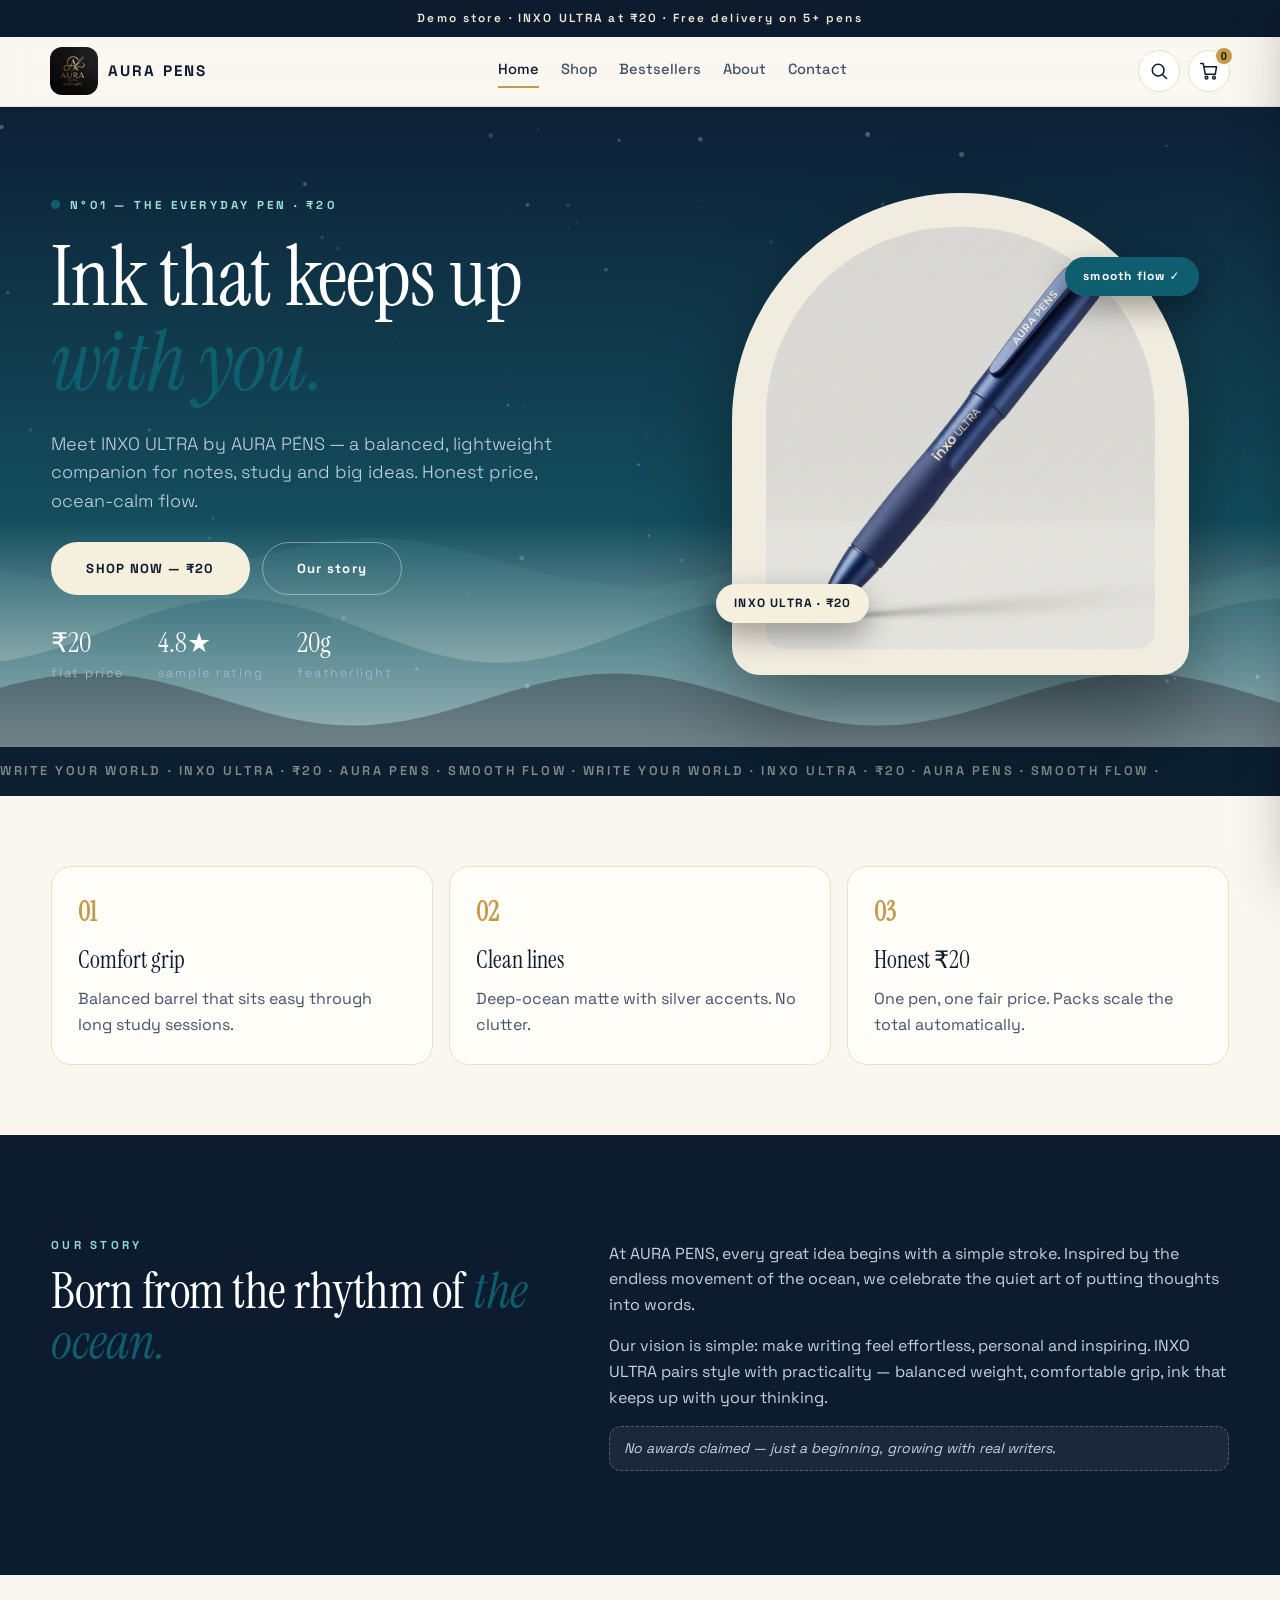
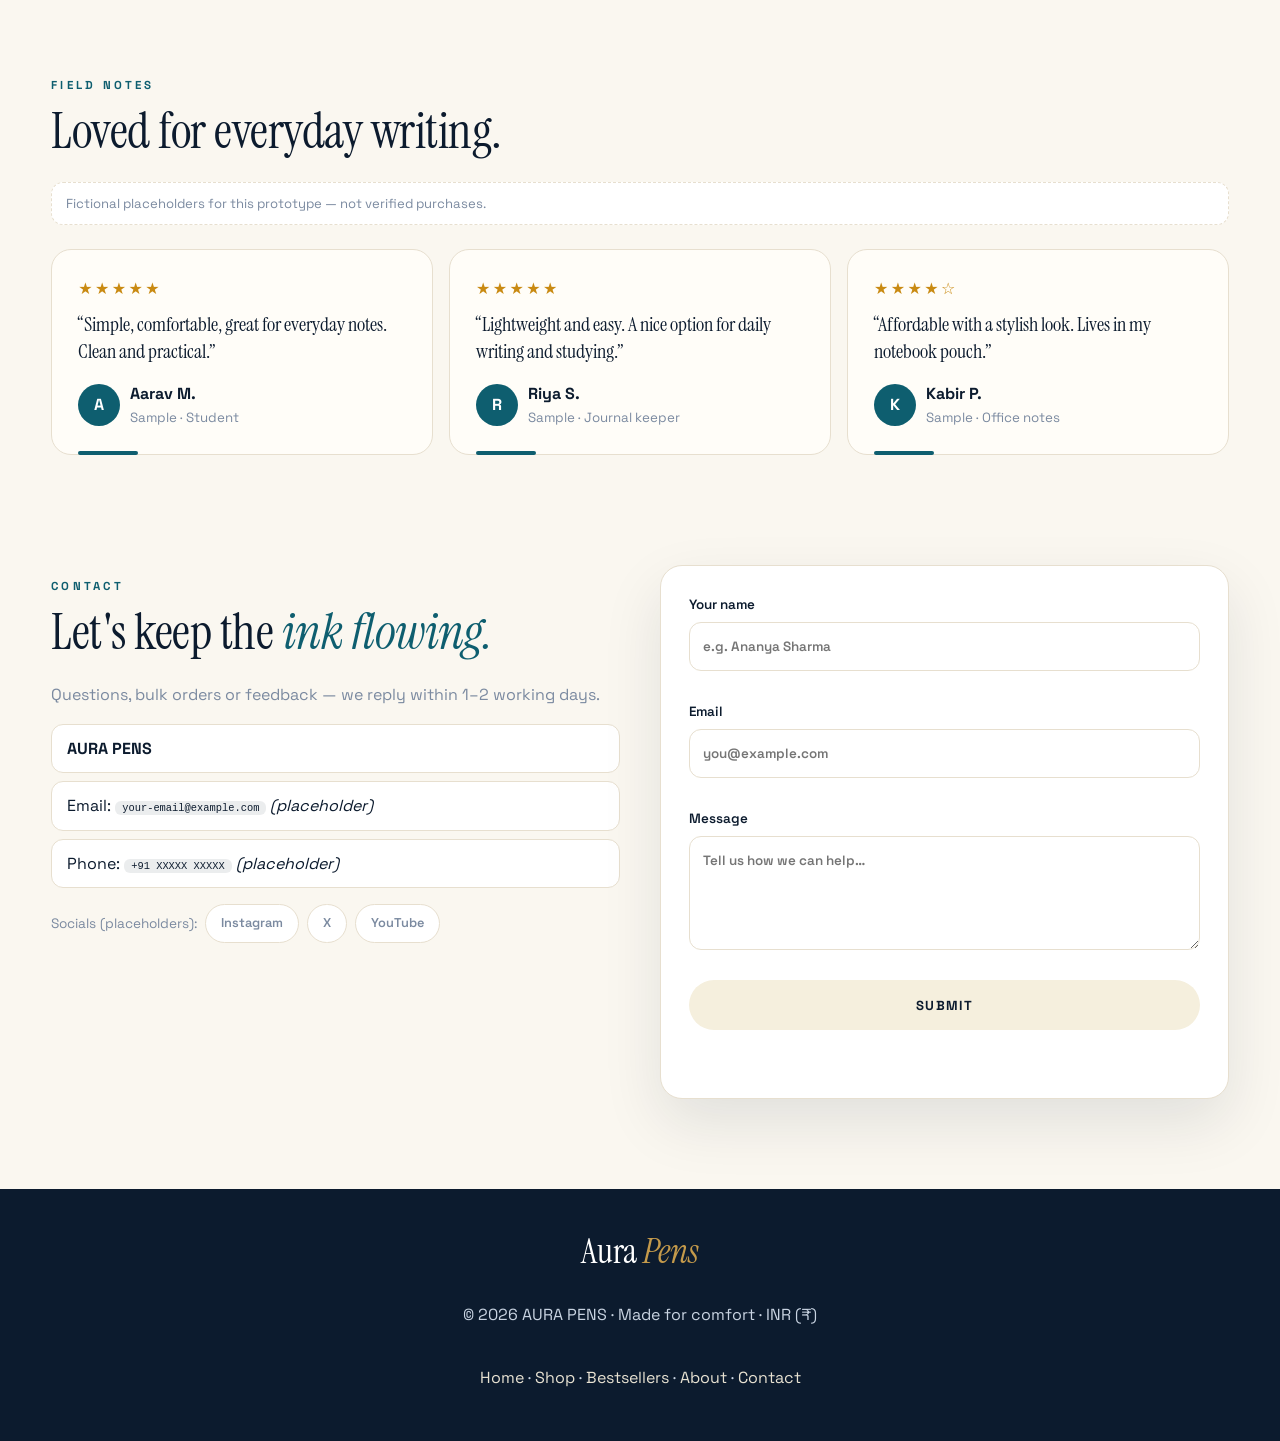
<file: index.html>
<!DOCTYPE html>
<html lang="en">
<head>
<meta charset="UTF-8" />
<meta name="viewport" content="width=device-width, initial-scale=1.0" />
<title>AURA PENS — Write Your World | INXO ULTRA ₹20</title>
<meta name="description" content="AURA PENS — Write Your World. INXO ULTRA premium everyday pen at ₹20. Where imagination flows." />
<meta name="theme-color" content="#0c1b2e" />
<link rel="preconnect" href="https://fonts.googleapis.com" />
<link rel="preconnect" href="https://fonts.gstatic.com" crossorigin />
<link href="https://fonts.googleapis.com/css2?family=Instrument+Serif:ital@0;1&family=Space+Grotesk:wght@300;400;500;600;700&display=swap" rel="stylesheet" />
<link rel="stylesheet" href="styles.css" />
<link rel="icon" href="assets/logo-new.jpg" type="image/jpeg" />
</head>
<body>
<div class="splash" id="splash" aria-hidden="true">
  <div class="splash-logo">
    <span class="splash-glow"></span>
    <img src="assets/logo-gold.png" alt="" width="520" height="520" fetchpriority="high" />
    <span class="splash-sweep"></span>
    <i class="spark s1"></i><i class="spark s2"></i><i class="spark s3"></i>
  </div>
</div>

<a class="skip-link" href="shop.html">Skip to shop</a>
<div class="announce">Demo store · INXO ULTRA at ₹20 · Free delivery on 5+ pens</div>

<header class="nav" id="siteHeader">
  <div class="nav-inner">
    <a href="index.html" class="brand" aria-label="AURA PENS — home">
      <img src="assets/logo-new.jpg" alt="AURA PENS — feel the comfort" id="logoImg" width="120" height="120" />
      <span>AURA PENS</span>
    </a>
    <nav class="links" aria-label="Primary">
      <a href="index.html" class="active">Home</a>
      <a href="shop.html">Shop</a>
      <a href="bestsellers.html">Bestsellers</a>
      <a href="index.html#about">About</a>
      <a href="index.html#contact">Contact</a>
    </nav>
    <div class="nav-cta">
      <button class="iconbtn" id="searchToggle" aria-label="Open search" aria-expanded="false" aria-controls="searchPanel">
        <svg viewBox="0 0 24 24" width="20" height="20" fill="none" stroke="currentColor" stroke-width="1.8" stroke-linecap="round"><circle cx="11" cy="11" r="7"/><path d="M21 21l-4.3-4.3"/></svg>
      </button>
      <button class="iconbtn" id="cartToggle" aria-label="Open cart">
        <svg viewBox="0 0 24 24" width="20" height="20" fill="none" stroke="currentColor" stroke-width="1.8" stroke-linecap="round" stroke-linejoin="round"><path d="M6 7h15l-1.5 9h-12z"/><path d="M6 7l-1-4H2"/><circle cx="9" cy="20" r="1.6"/><circle cx="18" cy="20" r="1.6"/></svg>
        <span class="count" id="cartCount">0</span>
      </button>
    </div>
  </div>
  <div class="searchpanel" id="searchPanel" aria-hidden="true">
    <div class="searchbox">
      <input type="search" id="searchInput" placeholder="Search INXO ULTRA, pen…" autocomplete="off" aria-label="Search products" />
      <button id="searchClear" aria-label="Clear search" hidden>✕</button>
    </div>
    <div class="searchres" id="searchResults" role="listbox" aria-label="Search results"></div>
  </div>
</header>

<main>
<!-- HERO — split editorial, pen in arch frame -->
<section class="hero" id="home">
  <canvas id="oceanCanvas" aria-hidden="true"></canvas>
  <div class="wrap hero-grid">
    <div class="hero-copy">
      <p class="kicker reveal"><span class="dot"></span>N°01 — THE EVERYDAY PEN · ₹20</p>
      <h1 class="reveal">Ink that keeps up <em>with you.</em></h1>
      <p class="lede reveal">Meet INXO ULTRA by AURA PENS — a balanced, lightweight companion for notes, study and big ideas. Honest price, ocean-calm flow.</p>
      <div class="hero-row reveal">
        <a href="shop.html" class="btn solid" id="shopNowBtn">SHOP NOW — ₹20</a>
        <a href="#about" class="btn ghost">Our story</a>
      </div>
      <dl class="hero-meta reveal">
        <div><dt>₹20</dt><dd>flat price</dd></div>
        <div><dt>4.8★</dt><dd>sample rating</dd></div>
        <div><dt>20g</dt><dd>featherlight</dd></div>
      </dl>
    </div>
    <div class="hero-visual reveal">
      <figure class="arch">
        <img src="assets/inxo-ultra.jpg" alt="INXO ULTRA deep-blue pen by AURA PENS" width="640" height="640" />
        <figcaption class="chip price-chip">INXO ULTRA · ₹20</figcaption>
        <span class="chip flow-chip">smooth flow ✓</span>
      </figure>
    </div>
  </div>
  <div class="marquee" aria-hidden="true"><div class="track">
    <span>WRITE YOUR WORLD · INXO ULTRA · ₹20 · AURA PENS · SMOOTH FLOW ·&nbsp;</span>
    <span>WRITE YOUR WORLD · INXO ULTRA · ₹20 · AURA PENS · SMOOTH FLOW ·&nbsp;</span>
  </div></div>
</section>

<!-- PERKS -->
<section class="perks"><div class="wrap perk-grid">
  <div class="perk reveal"><strong>01</strong><h3>Comfort grip</h3><p>Balanced barrel that sits easy through long study sessions.</p></div>
  <div class="perk reveal"><strong>02</strong><h3>Clean lines</h3><p>Deep-ocean matte with silver accents. No clutter.</p></div>
  <div class="perk reveal"><strong>03</strong><h3>Honest ₹20</h3><p>One pen, one fair price. Packs scale the total automatically.</p></div>
</div></section>

<!-- ABOUT -->
<section class="story" id="about"><div class="wrap story-grid">
  <div class="story-side reveal"><p class="kicker light">OUR STORY</p><h2>Born from the rhythm of <em>the ocean.</em></h2></div>
  <div class="story-body reveal">
    <p>At AURA PENS, every great idea begins with a simple stroke. Inspired by the endless movement of the ocean, we celebrate the quiet art of putting thoughts into words.</p>
    <p>Our vision is simple: make writing feel effortless, personal and inspiring. INXO ULTRA pairs style with practicality — balanced weight, comfortable grip, ink that keeps up with your thinking.</p>
    <p class="fine"><em>No awards claimed — just a beginning, growing with real writers.</em></p>
  </div>
</div></section>

<!-- REVIEWS -->
<section class="reviews" id="reviews"><div class="wrap">
  <p class="kicker reveal">FIELD NOTES</p>
  <h2 class="reveal">Loved for everyday writing.</h2>
  <p class="samplenote reveal">Fictional placeholders for this prototype — not verified purchases.</p>
  <div class="rev-grid">
    <figure class="rev reveal"><div class="stars">★★★★★</div><blockquote>“Simple, comfortable, great for everyday notes. Clean and practical.”</blockquote><figcaption><span class="face">A</span><div><strong>Aarav M.</strong><small>Sample · Student</small></div></figcaption></figure>
    <figure class="rev reveal"><div class="stars">★★★★★</div><blockquote>“Lightweight and easy. A nice option for daily writing and studying.”</blockquote><figcaption><span class="face">R</span><div><strong>Riya S.</strong><small>Sample · Journal keeper</small></div></figcaption></figure>
    <figure class="rev reveal"><div class="stars">★★★★☆</div><blockquote>“Affordable with a stylish look. Lives in my notebook pouch.”</blockquote><figcaption><span class="face">K</span><div><strong>Kabir P.</strong><small>Sample · Office notes</small></div></figcaption></figure>
  </div>
</div></section>

<!-- CONTACT -->
<section class="contact" id="contact"><div class="wrap contact-grid">
  <div class="reveal">
    <p class="kicker">CONTACT</p>
    <h2>Let's keep the <em>ink flowing.</em></h2>
    <p class="muted">Questions, bulk orders or feedback — we reply within 1–2 working days.</p>
    <ul class="clines">
      <li><strong>AURA PENS</strong></li>
      <li>Email: <code>your-email@example.com</code> <em>(placeholder)</em></li>
      <li>Phone: <code>+91 XXXXX XXXXX</code> <em>(placeholder)</em></li>
    </ul>
    <div class="socials"><span>Socials (placeholders):</span>
      <a href="#" data-placeholder="Instagram URL">Instagram</a><a href="#" data-placeholder="X URL">X</a><a href="#" data-placeholder="YouTube URL">YouTube</a>
    </div>
  </div>
  <form class="form reveal" id="contactForm" novalidate>
    <label>Your name<input id="cName" type="text" placeholder="e.g. Ananya Sharma" autocomplete="name" required /><small class="err" id="cNameErr"></small></label>
    <label>Email<input id="cEmail" type="email" placeholder="you@example.com" autocomplete="email" required /><small class="err" id="cEmailErr"></small></label>
    <label>Message<textarea id="cMsg" rows="4" placeholder="Tell us how we can help…" required></textarea><small class="err" id="cMsgErr"></small></label>
    <button class="btn solid block" id="contactSubmit" type="submit">SUBMIT</button>
    <p class="form-msg" id="contactMsg" role="status" aria-live="polite"></p>
  </form>
</div></section>
</main>

<footer class="foot"><div class="wrap foot-grid">
  <p class="wordmark">Aura <em>Pens</em></p>
  <p>© <span id="year"></span> AURA PENS · Made for comfort · INR (₹)</p>
  <p class="flinks"><a href="index.html">Home</a> · <a href="shop.html">Shop</a> · <a href="bestsellers.html">Bestsellers</a> · <a href="index.html#about">About</a> · <a href="index.html#contact">Contact</a></p>
</div></footer>

<div class="scrim" id="overlay" hidden></div>
<aside class="cart" id="cartDrawer" aria-hidden="true" aria-label="Shopping cart">
  <div class="cart-head"><h3>Cart <span id="drawerCount">(0)</span></h3><button class="iconbtn dark" id="cartClose" aria-label="Close cart">✕</button></div>
  <div class="cart-items" id="cartItems"></div>
  <div class="cart-foot">
    <div class="total"><span>Subtotal</span><strong id="cartSubtotal">₹0</strong></div>
    <p class="demo">Demo checkout — no real payment is processed.</p>
    <button class="btn solid block" id="checkoutBtn">CHECKOUT →</button>
    <button class="btn line block" id="continueBtn">Continue shopping</button>
  </div>
</aside>

<div class="modal" id="checkoutModal" aria-hidden="true" role="dialog" aria-modal="true" aria-label="Checkout">
  <div class="sheet">
    <div class="cart-head"><h3>Checkout <em class="pill">DEMO</em></h3><button class="iconbtn dark" id="checkoutClose" aria-label="Close checkout">✕</button></div>
    <p class="demo">Demo only — no payment or order is processed. Wire a gateway later in <code>app.js → placeOrder()</code>.</p>
    <div class="summary" id="orderSummary"></div>
    <form id="checkoutForm" novalidate>
      <label>Full name<input id="oName" type="text" placeholder="Receiver's full name" autocomplete="name" required /><small class="err" id="oNameErr"></small></label>
      <label>Mobile number<input id="oPhone" type="tel" placeholder="10-digit mobile" autocomplete="tel" inputmode="numeric" required /><small class="err" id="oPhoneErr"></small></label>
      <label>Delivery address<textarea id="oAddress" rows="3" placeholder="House no, street, city, state, PIN" required></textarea><small class="err" id="oAddressErr"></small></label>
      <button class="btn solid block" id="placeOrderBtn" type="submit">CONFIRM · <span id="orderTotal">₹20</span></button>
      <p class="form-msg" id="checkoutMsg" role="status" aria-live="polite"></p>
    </form>
  </div>
</div>
<div class="toasts" id="toastWrap" aria-live="polite"></div>
<script src="app.js"></script>
</body>
</html>
</file>
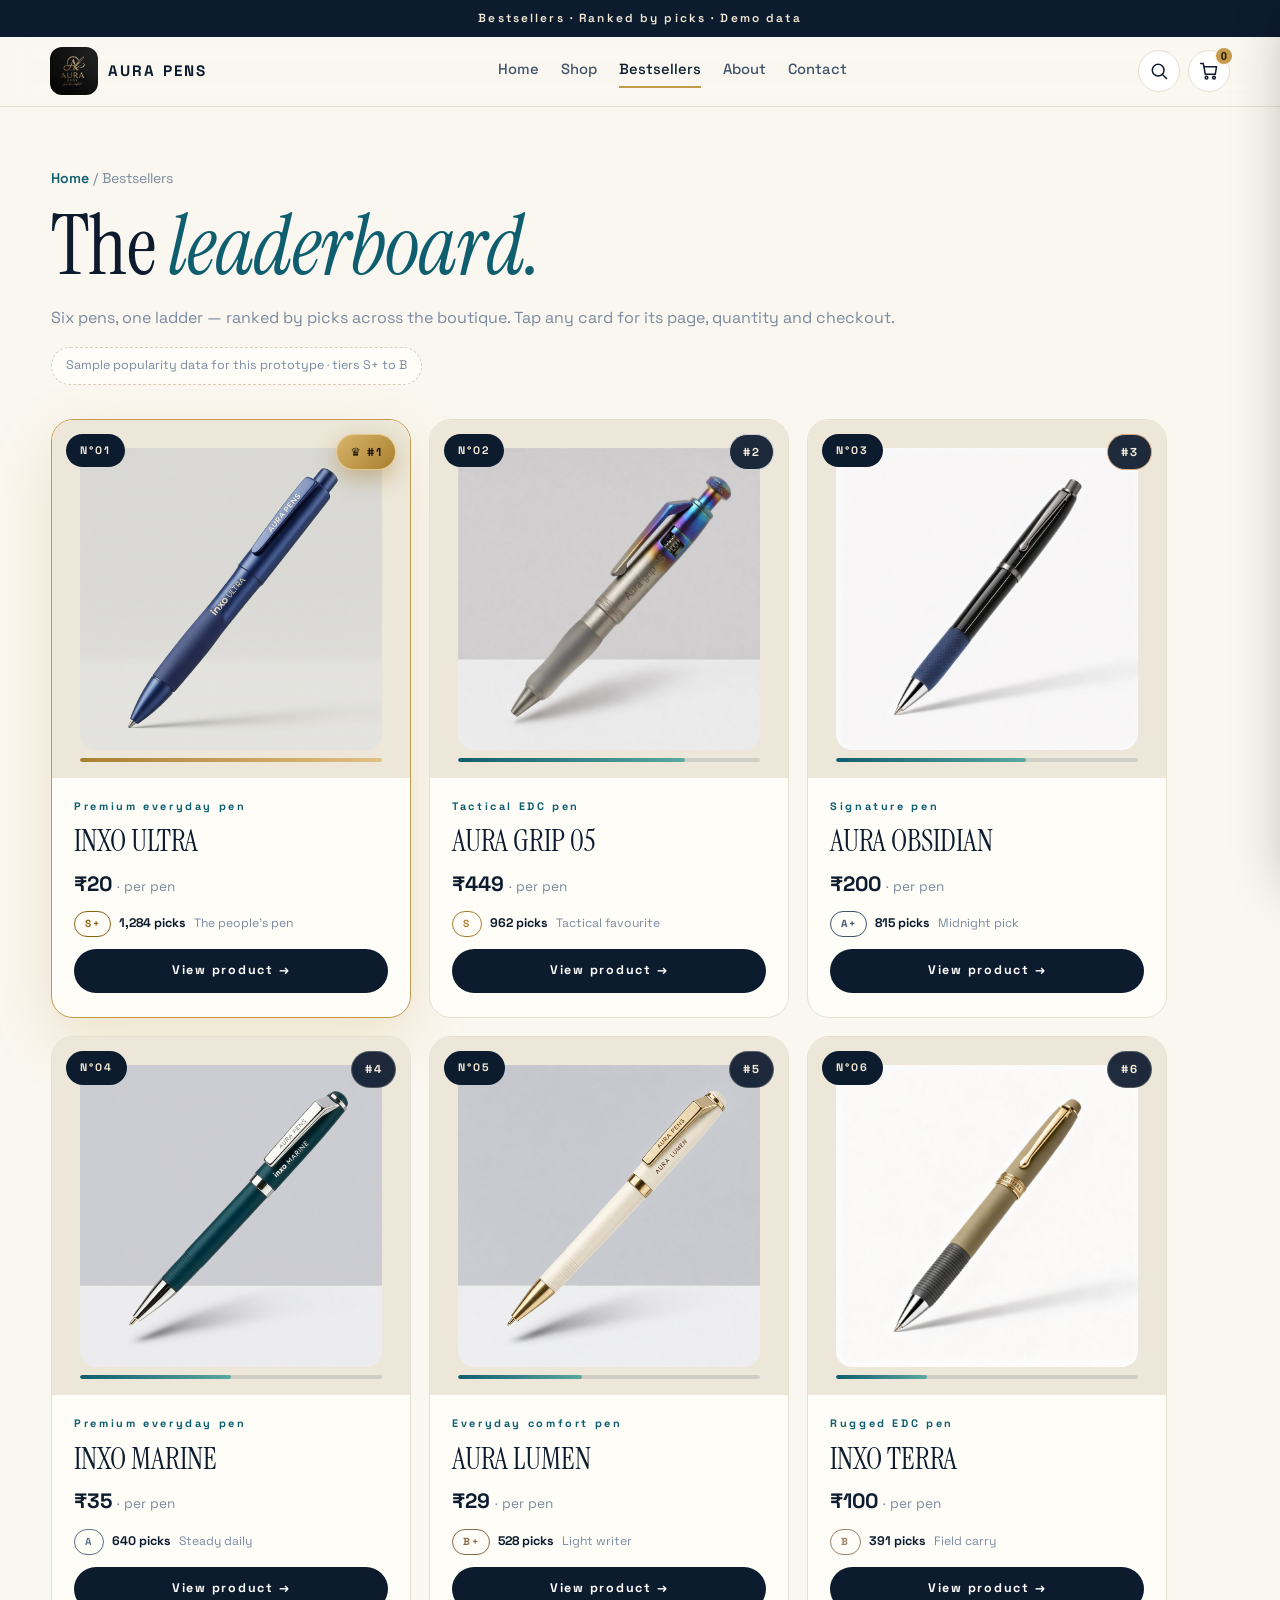
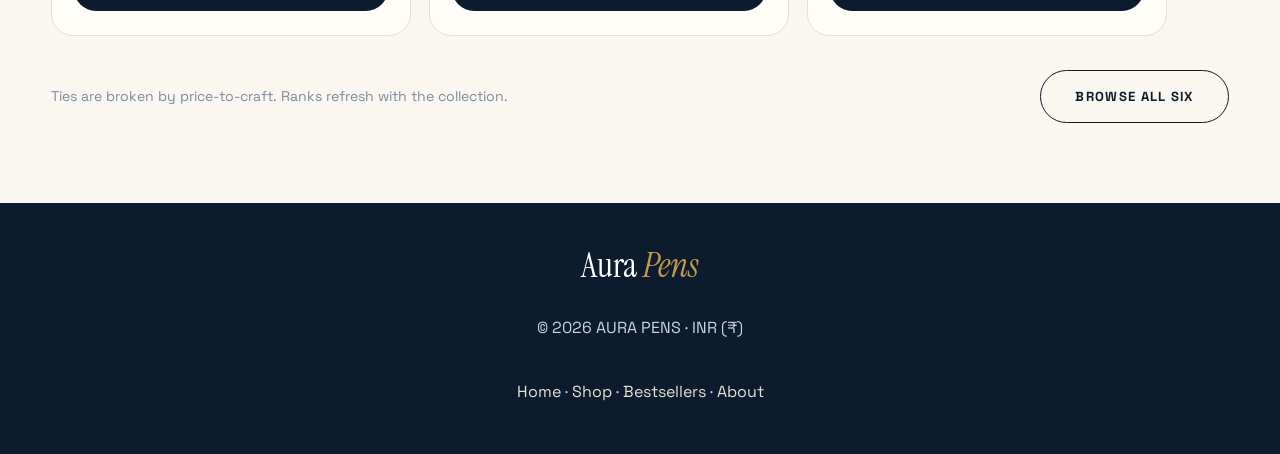
<file: bestsellers.html>
<!DOCTYPE html>
<html lang="en">
<head>
<meta charset="UTF-8" />
<meta name="viewport" content="width=device-width, initial-scale=1.0" />
<title>Bestsellers — AURA PENS</title>
<meta name="description" content="The AURA PENS bestseller rankings — six pens ranked by popularity, from ₹20 to ₹449." />
<link rel="preconnect" href="https://fonts.googleapis.com" />
<link rel="preconnect" href="https://fonts.gstatic.com" crossorigin />
<link href="https://fonts.googleapis.com/css2?family=Instrument+Serif:ital@0;1&family=Space+Grotesk:wght@300;400;500;600;700&display=swap" rel="stylesheet" />
<link rel="stylesheet" href="styles.css" />
<link rel="icon" href="assets/logo-new.jpg" type="image/jpeg" />
</head>
<body>

<a class="skip-link" href="#bestsellersGrid">Skip to rankings</a>
<div class="announce">Bestsellers · Ranked by picks · Demo data</div>

<header class="nav" id="siteHeader">
  <div class="nav-inner">
    <a href="index.html" class="brand" aria-label="AURA PENS — home">
      <img src="assets/logo-new.jpg" alt="AURA PENS — feel the comfort" id="logoImg" width="120" height="120" />
      <span>AURA PENS</span>
    </a>
    <nav class="links" aria-label="Primary">
      <a href="index.html">Home</a><a href="shop.html">Shop</a><a href="bestsellers.html" class="active">Bestsellers</a>
      <a href="index.html#about">About</a><a href="index.html#contact">Contact</a>
    </nav>
    <div class="nav-cta">
      <button class="iconbtn" id="searchToggle" aria-label="Open search" aria-expanded="false" aria-controls="searchPanel">
        <svg viewBox="0 0 24 24" width="20" height="20" fill="none" stroke="currentColor" stroke-width="1.8" stroke-linecap="round"><circle cx="11" cy="11" r="7"/><path d="M21 21l-4.3-4.3"/></svg>
      </button>
      <button class="iconbtn" id="cartToggle" aria-label="Open cart">
        <svg viewBox="0 0 24 24" width="20" height="20" fill="none" stroke="currentColor" stroke-width="1.8" stroke-linecap="round" stroke-linejoin="round"><path d="M6 7h15l-1.5 9h-12z"/><path d="M6 7l-1-4H2"/><circle cx="9" cy="20" r="1.6"/><circle cx="18" cy="20" r="1.6"/></svg>
        <span class="count" id="cartCount">0</span>
      </button>
    </div>
  </div>
  <div class="searchpanel" id="searchPanel" aria-hidden="true">
    <div class="searchbox">
      <input type="search" id="searchInput" placeholder="Search INXO ULTRA, pen…" autocomplete="off" aria-label="Search products" />
      <button id="searchClear" aria-label="Clear search" hidden>✕</button>
    </div>
    <div class="searchres" id="searchResults" role="listbox" aria-label="Search results"></div>
  </div>
</header>

<main class="page"><div class="wrap">
  <p class="crumbs reveal"><a href="index.html">Home</a> / <span>Bestsellers</span></p>
  <h1 class="reveal">The <em>leaderboard.</em></h1>
  <p class="muted reveal">Six pens, one ladder — ranked by picks across the boutique. Tap any card for its page, quantity and checkout.</p>
  <p class="ranknote reveal">Sample popularity data for this prototype · tiers S+ to B</p>

  <div class="cards" id="bestsellersGrid">

    <a class="card rankcard r1" href="product.html?id=inxo-ultra" aria-label="Rank 1: INXO ULTRA, 1284 picks">
      <span class="card-img">
        <img src="assets/inxo-ultra.jpg" alt="INXO ULTRA pen" width="640" height="640" loading="lazy" />
        <span class="tag">N°01</span>
        <span class="rankmedal">♛ #1</span>
        <span class="podmeter" aria-hidden="true"><i style="width:100%"></i></span>
      </span>
      <span class="card-body">
        <span class="cat">Premium everyday pen</span>
        <span class="cname">INXO ULTRA</span>
        <span class="cprice">₹20 <small>· per pen</small></span>
        <span class="rankmeta"><span class="tier tier-Sp">S+</span><span class="picks">1,284 picks</span><span class="note">The people’s pen</span></span>
        <span class="go">View product →</span>
      </span>
    </a>

    <a class="card rankcard r2" href="product.html?id=aura-grip-05" aria-label="Rank 2: AURA GRIP 05, 962 picks">
      <span class="card-img">
        <img src="assets/pen-ultra.jpg" alt="AURA GRIP 05 pen" width="640" height="640" loading="lazy" />
        <span class="tag">N°02</span>
        <span class="rankmedal">#2</span>
        <span class="podmeter" aria-hidden="true"><i style="width:75%"></i></span>
      </span>
      <span class="card-body">
        <span class="cat">Tactical EDC pen</span>
        <span class="cname">AURA GRIP 05</span>
        <span class="cprice">₹449 <small>· per pen</small></span>
        <span class="rankmeta"><span class="tier tier-S">S</span><span class="picks">962 picks</span><span class="note">Tactical favourite</span></span>
        <span class="go">View product →</span>
      </span>
    </a>

    <a class="card rankcard r3" href="product.html?id=aura-obsidian" aria-label="Rank 3: AURA OBSIDIAN, 815 picks">
      <span class="card-img">
        <img src="assets/pen-obsidian.jpg" alt="AURA OBSIDIAN pen" width="640" height="640" loading="lazy" />
        <span class="tag">N°03</span>
        <span class="rankmedal">#3</span>
        <span class="podmeter" aria-hidden="true"><i style="width:63%"></i></span>
      </span>
      <span class="card-body">
        <span class="cat">Signature pen</span>
        <span class="cname">AURA OBSIDIAN</span>
        <span class="cprice">₹200 <small>· per pen</small></span>
        <span class="rankmeta"><span class="tier tier-Ap">A+</span><span class="picks">815 picks</span><span class="note">Midnight pick</span></span>
        <span class="go">View product →</span>
      </span>
    </a>

    <a class="card rankcard r4" href="product.html?id=inxo-marine" aria-label="Rank 4: INXO MARINE, 640 picks">
      <span class="card-img">
        <img src="assets/pen-marine.jpg" alt="INXO MARINE pen" width="640" height="640" loading="lazy" />
        <span class="tag">N°04</span>
        <span class="rankmedal">#4</span>
        <span class="podmeter" aria-hidden="true"><i style="width:50%"></i></span>
      </span>
      <span class="card-body">
        <span class="cat">Premium everyday pen</span>
        <span class="cname">INXO MARINE</span>
        <span class="cprice">₹35 <small>· per pen</small></span>
        <span class="rankmeta"><span class="tier tier-A">A</span><span class="picks">640 picks</span><span class="note">Steady daily</span></span>
        <span class="go">View product →</span>
      </span>
    </a>

    <a class="card rankcard r5" href="product.html?id=aura-lumen" aria-label="Rank 5: AURA LUMEN, 528 picks">
      <span class="card-img">
        <img src="assets/pen-lumen.jpg" alt="AURA LUMEN pen" width="640" height="640" loading="lazy" />
        <span class="tag">N°05</span>
        <span class="rankmedal">#5</span>
        <span class="podmeter" aria-hidden="true"><i style="width:41%"></i></span>
      </span>
      <span class="card-body">
        <span class="cat">Everyday comfort pen</span>
        <span class="cname">AURA LUMEN</span>
        <span class="cprice">₹29 <small>· per pen</small></span>
        <span class="rankmeta"><span class="tier tier-Bp">B+</span><span class="picks">528 picks</span><span class="note">Light writer</span></span>
        <span class="go">View product →</span>
      </span>
    </a>

    <a class="card rankcard r6" href="product.html?id=inxo-terra" aria-label="Rank 6: INXO TERRA, 391 picks">
      <span class="card-img">
        <img src="assets/pen-terra.jpg" alt="INXO TERRA pen" width="640" height="640" loading="lazy" />
        <span class="tag">N°06</span>
        <span class="rankmedal">#6</span>
        <span class="podmeter" aria-hidden="true"><i style="width:30%"></i></span>
      </span>
      <span class="card-body">
        <span class="cat">Rugged EDC pen</span>
        <span class="cname">INXO TERRA</span>
        <span class="cprice">₹100 <small>· per pen</small></span>
        <span class="rankmeta"><span class="tier tier-B">B</span><span class="picks">391 picks</span><span class="note">Field carry</span></span>
        <span class="go">View product →</span>
      </span>
    </a>

  </div>

  <div class="rankfoot reveal">
    <p>Ties are broken by price-to-craft. Ranks refresh with the collection.</p>
    <a href="shop.html" class="btn line">BROWSE ALL SIX</a>
  </div>
</div></main>

<footer class="foot"><div class="wrap foot-grid">
  <p class="wordmark">Aura <em>Pens</em></p>
  <p>© <span id="year"></span> AURA PENS · INR (₹)</p>
  <p class="flinks"><a href="index.html">Home</a> · <a href="shop.html">Shop</a> · <a href="bestsellers.html">Bestsellers</a> · <a href="index.html#about">About</a></p>
</div></footer>

<div class="scrim" id="overlay" hidden></div>
<aside class="cart" id="cartDrawer" aria-hidden="true" aria-label="Shopping cart">
  <div class="cart-head"><h3>Cart <span id="drawerCount">(0)</span></h3><button class="iconbtn dark" id="cartClose" aria-label="Close cart">✕</button></div>
  <div class="cart-items" id="cartItems"></div>
  <div class="cart-foot">
    <div class="total"><span>Subtotal</span><strong id="cartSubtotal">₹0</strong></div>
    <p class="demo">Demo checkout — no real payment is processed.</p>
    <button class="btn solid block" id="checkoutBtn">CHECKOUT →</button>
    <button class="btn line block" id="continueBtn">Continue shopping</button>
  </div>
</aside>
<div class="modal" id="checkoutModal" aria-hidden="true" role="dialog" aria-modal="true" aria-label="Checkout">
  <div class="sheet">
    <div class="cart-head"><h3>Checkout <em class="pill">DEMO</em></h3><button class="iconbtn dark" id="checkoutClose" aria-label="Close checkout">✕</button></div>
    <div class="summary" id="orderSummary"></div>
    <form id="checkoutForm" novalidate>
      <label>Full name<input id="oName" type="text" autocomplete="name" required /><small class="err" id="oNameErr"></small></label>
      <label>Mobile number<input id="oPhone" type="tel" autocomplete="tel" inputmode="numeric" required /><small class="err" id="oPhoneErr"></small></label>
      <label>Delivery address<textarea id="oAddress" rows="3" required></textarea><small class="err" id="oAddressErr"></small></label>
      <button class="btn solid block" id="placeOrderBtn" type="submit">CONFIRM · <span id="orderTotal">₹20</span></button>
      <p class="form-msg" id="checkoutMsg" role="status" aria-live="polite"></p>
    </form>
  </div>
</div>
<div class="toasts" id="toastWrap" aria-live="polite"></div>
<script src="app.js"></script>
</body>
</html>
</file>
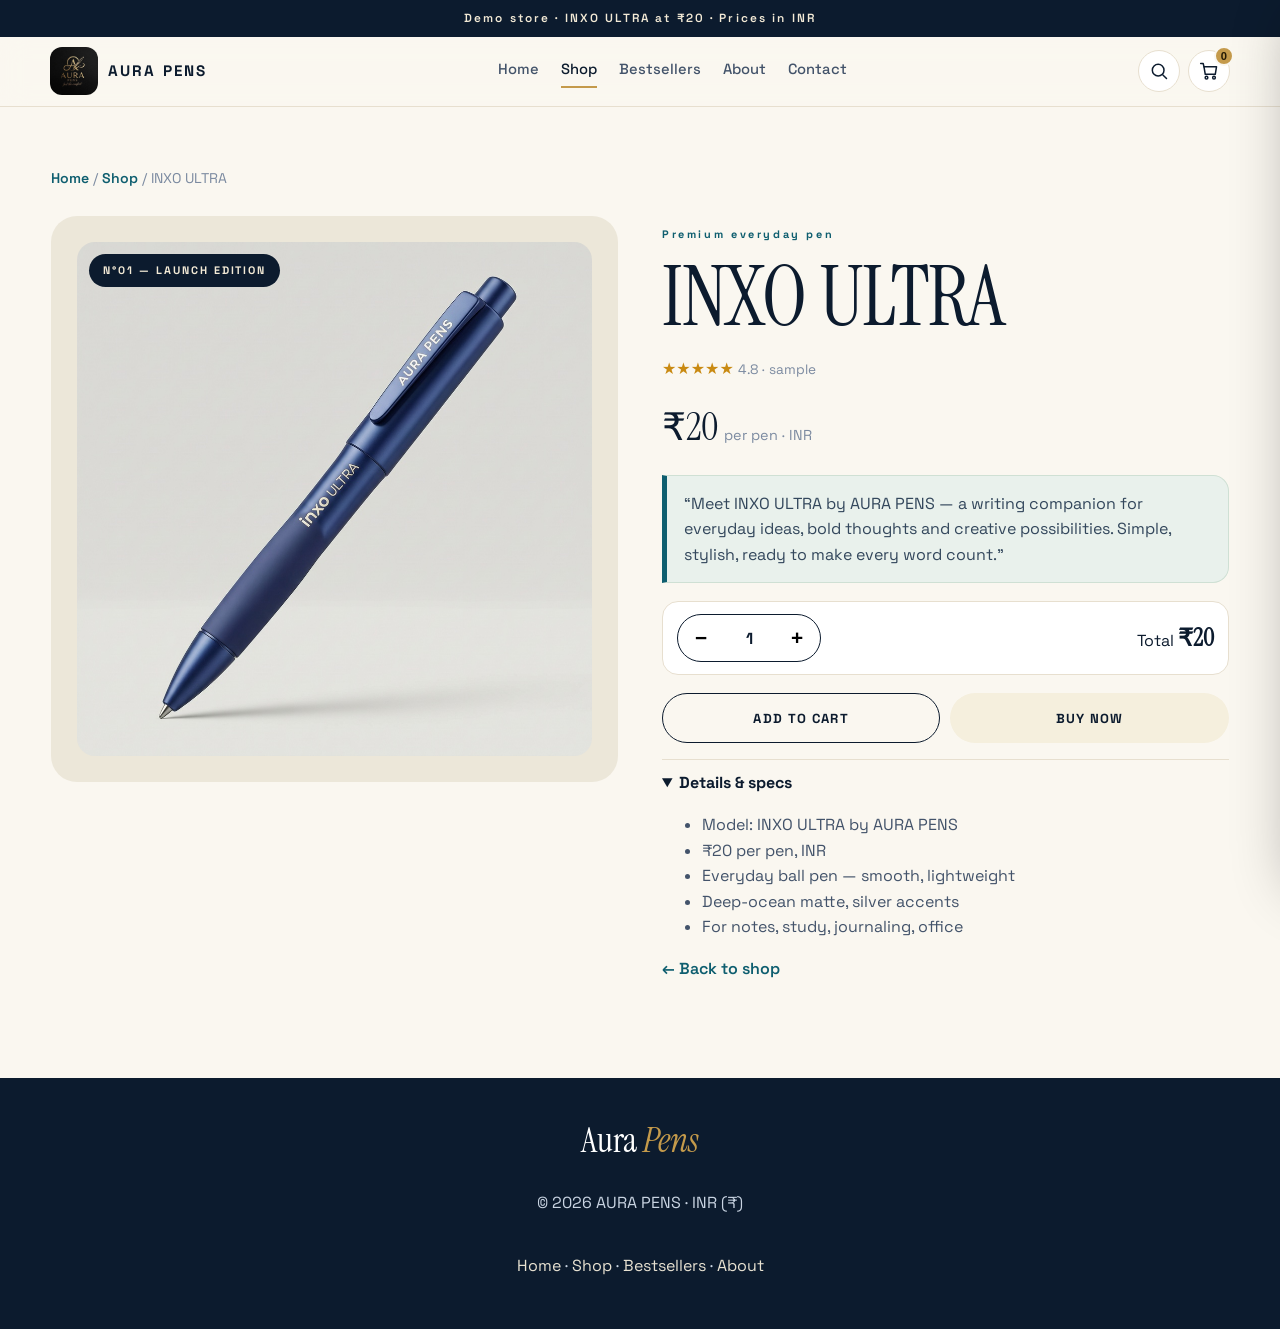
<file: product.html>
<!DOCTYPE html>
<html lang="en">
<head>
<meta charset="UTF-8" />
<meta name="viewport" content="width=device-width, initial-scale=1.0" />
<title>INXO ULTRA ₹20 — AURA PENS</title>
<meta name="description" content="INXO ULTRA by AURA PENS — premium everyday pen at ₹20. Quantity, add to cart, demo checkout." />
<link rel="preconnect" href="https://fonts.googleapis.com" />
<link rel="preconnect" href="https://fonts.gstatic.com" crossorigin />
<link href="https://fonts.googleapis.com/css2?family=Instrument+Serif:ital@0;1&family=Space+Grotesk:wght@300;400;500;600;700&display=swap" rel="stylesheet" />
<link rel="stylesheet" href="styles.css" />
<link rel="icon" href="assets/logo-new.jpg" type="image/jpeg" />
</head>
<body>

<a class="skip-link" href="#detail">Skip to product details</a>
<div class="announce">Demo store · INXO ULTRA at ₹20 · Prices in INR</div>

<header class="nav" id="siteHeader">
  <div class="nav-inner">
    <a href="index.html" class="brand" aria-label="AURA PENS — home">
      <img src="assets/logo-new.jpg" alt="AURA PENS — feel the comfort" id="logoImg" width="120" height="120" />
      <span>AURA PENS</span>
    </a>
    <nav class="links" aria-label="Primary">
      <a href="index.html">Home</a><a href="shop.html" class="active">Shop</a>
      <a href="bestsellers.html">Bestsellers</a>
      <a href="index.html#about">About</a><a href="index.html#contact">Contact</a>
    </nav>
    <div class="nav-cta">
      <button class="iconbtn" id="searchToggle" aria-label="Open search" aria-expanded="false" aria-controls="searchPanel">
        <svg viewBox="0 0 24 24" width="20" height="20" fill="none" stroke="currentColor" stroke-width="1.8" stroke-linecap="round"><circle cx="11" cy="11" r="7"/><path d="M21 21l-4.3-4.3"/></svg>
      </button>
      <button class="iconbtn" id="cartToggle" aria-label="Open cart">
        <svg viewBox="0 0 24 24" width="20" height="20" fill="none" stroke="currentColor" stroke-width="1.8" stroke-linecap="round" stroke-linejoin="round"><path d="M6 7h15l-1.5 9h-12z"/><path d="M6 7l-1-4H2"/><circle cx="9" cy="20" r="1.6"/><circle cx="18" cy="20" r="1.6"/></svg>
        <span class="count" id="cartCount">0</span>
      </button>
    </div>
  </div>
  <div class="searchpanel" id="searchPanel" aria-hidden="true">
    <div class="searchbox">
      <input type="search" id="searchInput" placeholder="Search INXO ULTRA, pen…" autocomplete="off" aria-label="Search products" />
      <button id="searchClear" aria-label="Clear search" hidden>✕</button>
    </div>
    <div class="searchres" id="searchResults" role="listbox" aria-label="Search results"></div>
  </div>
</header>

<main class="page"><div class="wrap" id="detail">
  <p class="crumbs reveal"><a href="index.html">Home</a> / <a href="shop.html">Shop</a> / <span id="crumbName">INXO ULTRA</span></p>
  <div class="detail">
    <div class="gallery reveal">
      <img src="assets/inxo-ultra.jpg" alt="INXO ULTRA deep-blue pen by AURA PENS" id="pdImg" width="640" height="640" />
      <span class="tag" id="pdTag">N°01 — LAUNCH EDITION</span>
    </div>
    <div class="buybox reveal">
      <p class="cat" id="pdCat">Premium everyday pen</p>
      <h1 id="pdName">INXO ULTRA</h1>
      <p class="rate" id="pdRate">★★★★★ <span>4.8 · sample</span></p>
      <p class="price"><span id="pdPrice">₹20</span> <small>per pen · INR</small></p>
      <p class="desc" id="pdDesc">“Meet INXO ULTRA by AURA PENS — a writing companion for everyday ideas, bold thoughts and creative possibilities. Simple, stylish, ready to make every word count.”</p>
      <div class="qtyrow">
        <div class="stepper"><button id="qtyMinus" aria-label="Decrease quantity">−</button><span id="qtyVal">1</span><button id="qtyPlus" aria-label="Increase quantity">+</button></div>
        <p class="dtotal">Total <strong id="qtyTotal">₹20</strong></p>
      </div>
      <div class="buyrow">
        <button class="btn line" id="addToCartBtn">ADD TO CART</button>
        <button class="btn solid" id="buyNowBtn">BUY NOW</button>
      </div>
      <details class="acc" open><summary>Details &amp; specs</summary>
        <ul id="pdSpecs"><li>Model: INXO ULTRA by AURA PENS</li><li>₹20 per pen, INR</li><li>Everyday ball pen — smooth, lightweight</li><li>Deep-ocean matte, silver accents</li><li>For notes, study, journaling, office</li></ul>
      </details>
      <p><a class="back" href="shop.html">← Back to shop</a></p>
    </div>
  </div>
</div></main>

<footer class="foot"><div class="wrap foot-grid">
  <p class="wordmark">Aura <em>Pens</em></p>
  <p>© <span id="year"></span> AURA PENS · INR (₹)</p>
  <p class="flinks"><a href="index.html">Home</a> · <a href="shop.html">Shop</a> · <a href="bestsellers.html">Bestsellers</a> · <a href="index.html#about">About</a></p>
</div></footer>

<div class="scrim" id="overlay" hidden></div>
<aside class="cart" id="cartDrawer" aria-hidden="true" aria-label="Shopping cart">
  <div class="cart-head"><h3>Cart <span id="drawerCount">(0)</span></h3><button class="iconbtn dark" id="cartClose" aria-label="Close cart">✕</button></div>
  <div class="cart-items" id="cartItems"></div>
  <div class="cart-foot">
    <div class="total"><span>Subtotal</span><strong id="cartSubtotal">₹0</strong></div>
    <p class="demo">Demo checkout — no real payment is processed.</p>
    <button class="btn solid block" id="checkoutBtn">CHECKOUT →</button>
    <button class="btn line block" id="continueBtn">Continue shopping</button>
  </div>
</aside>
<div class="modal" id="checkoutModal" aria-hidden="true" role="dialog" aria-modal="true" aria-label="Checkout">
  <div class="sheet">
    <div class="cart-head"><h3>Checkout <em class="pill">DEMO</em></h3><button class="iconbtn dark" id="checkoutClose" aria-label="Close checkout">✕</button></div>
    <div class="summary" id="orderSummary"></div>
    <form id="checkoutForm" novalidate>
      <label>Full name<input id="oName" type="text" autocomplete="name" required /><small class="err" id="oNameErr"></small></label>
      <label>Mobile number<input id="oPhone" type="tel" autocomplete="tel" inputmode="numeric" required /><small class="err" id="oPhoneErr"></small></label>
      <label>Delivery address<textarea id="oAddress" rows="3" required></textarea><small class="err" id="oAddressErr"></small></label>
      <button class="btn solid block" id="placeOrderBtn" type="submit">CONFIRM · <span id="orderTotal">₹20</span></button>
      <p class="form-msg" id="checkoutMsg" role="status" aria-live="polite"></p>
    </form>
  </div>
</div>
<div class="toasts" id="toastWrap" aria-live="polite"></div>
<script src="app.js"></script>
</body>
</html>
</file>
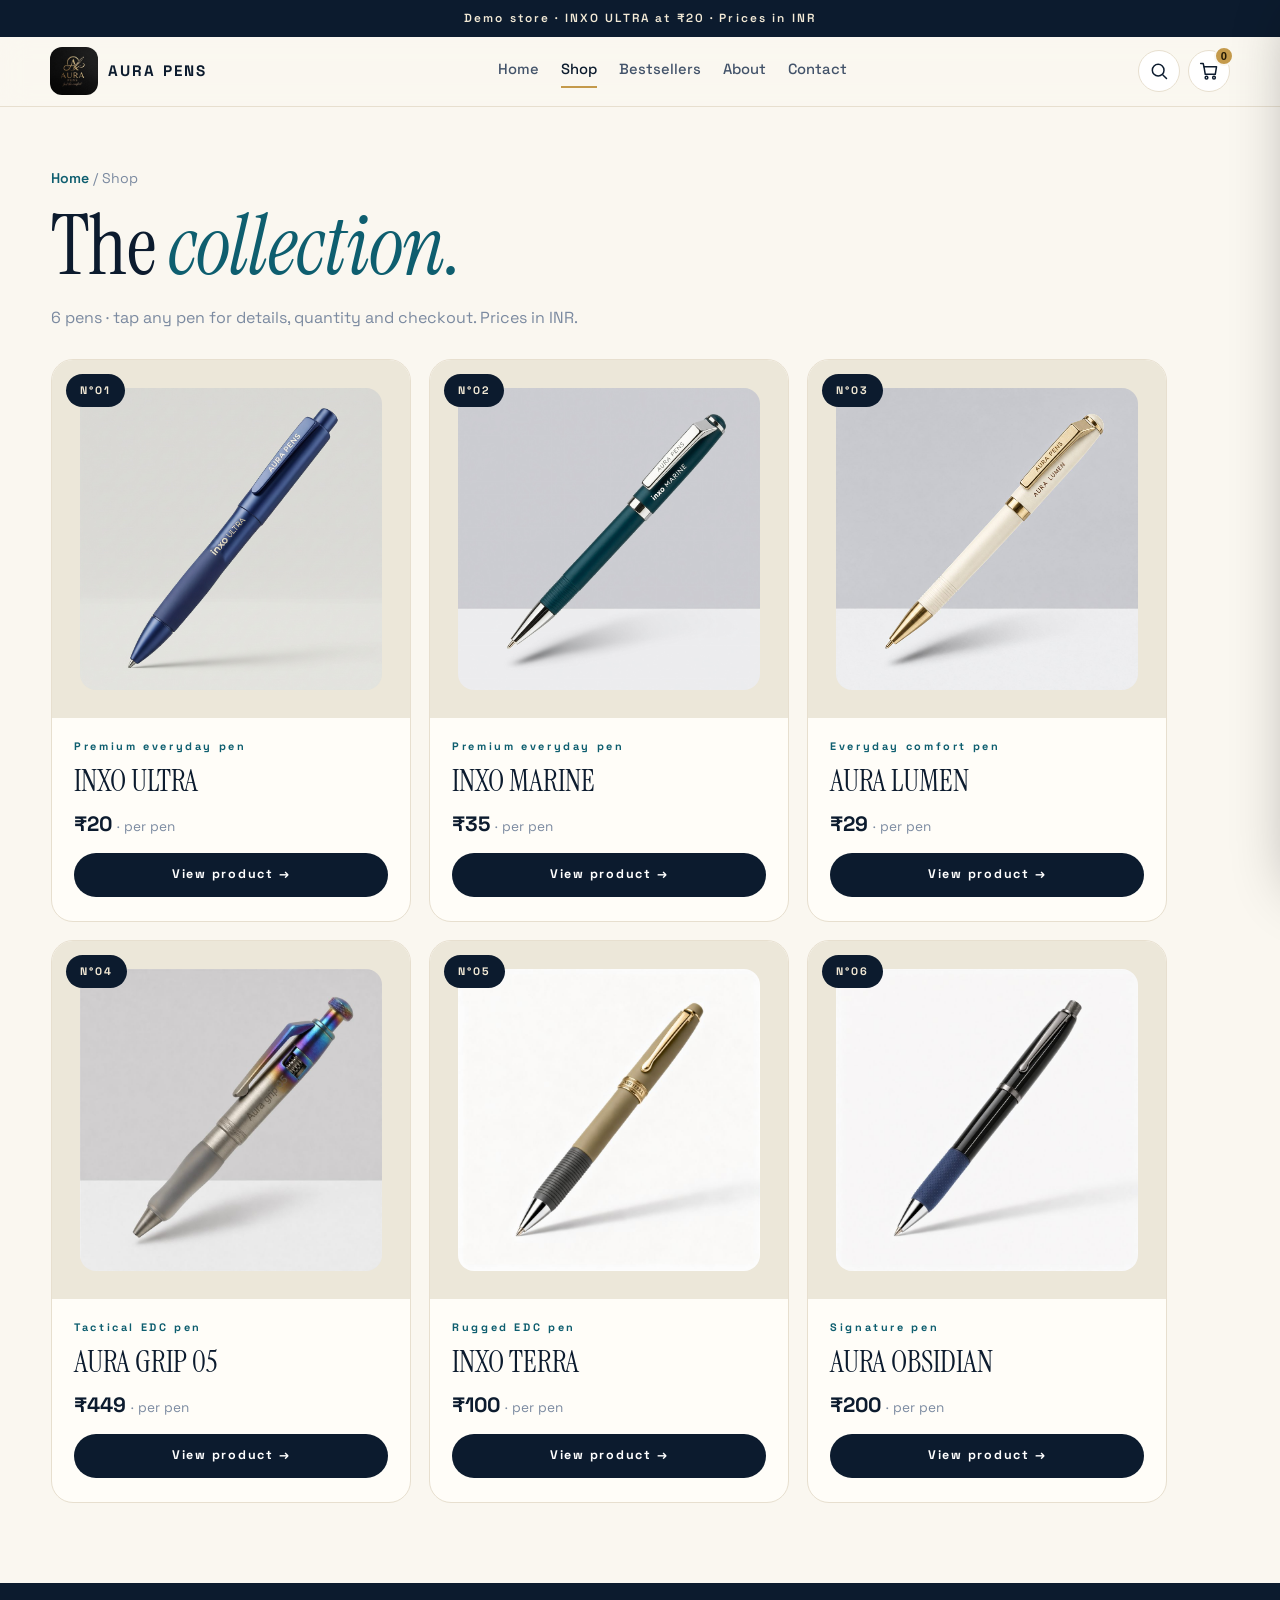
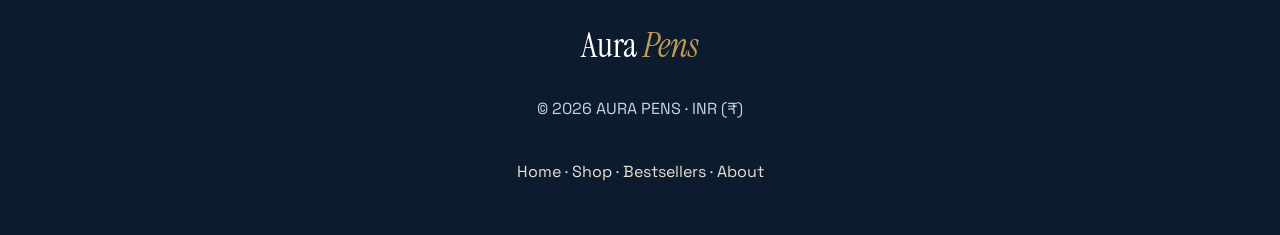
<file: shop.html>
<!DOCTYPE html>
<html lang="en">
<head>
<meta charset="UTF-8" />
<meta name="viewport" content="width=device-width, initial-scale=1.0" />
<title>Shop — AURA PENS | INXO ULTRA ₹20</title>
<meta name="description" content="Shop INXO ULTRA premium everyday pen at ₹20 (INR)." />
<link rel="preconnect" href="https://fonts.googleapis.com" />
<link rel="preconnect" href="https://fonts.gstatic.com" crossorigin />
<link href="https://fonts.googleapis.com/css2?family=Instrument+Serif:ital@0;1&family=Space+Grotesk:wght@300;400;500;600;700&display=swap" rel="stylesheet" />
<link rel="stylesheet" href="styles.css" />
<link rel="icon" href="assets/logo-new.jpg" type="image/jpeg" />
</head>
<body>

<a class="skip-link" href="#grid">Skip to products</a>
<div class="announce">Demo store · INXO ULTRA at ₹20 · Prices in INR</div>

<header class="nav" id="siteHeader">
  <div class="nav-inner">
    <a href="index.html" class="brand" aria-label="AURA PENS — home">
      <img src="assets/logo-new.jpg" alt="AURA PENS — feel the comfort" id="logoImg" width="120" height="120" />
      <span>AURA PENS</span>
    </a>
    <nav class="links" aria-label="Primary">
      <a href="index.html">Home</a><a href="shop.html" class="active">Shop</a>
      <a href="bestsellers.html">Bestsellers</a>
      <a href="index.html#about">About</a><a href="index.html#contact">Contact</a>
    </nav>
    <div class="nav-cta">
      <button class="iconbtn" id="searchToggle" aria-label="Open search" aria-expanded="false" aria-controls="searchPanel">
        <svg viewBox="0 0 24 24" width="20" height="20" fill="none" stroke="currentColor" stroke-width="1.8" stroke-linecap="round"><circle cx="11" cy="11" r="7"/><path d="M21 21l-4.3-4.3"/></svg>
      </button>
      <button class="iconbtn" id="cartToggle" aria-label="Open cart">
        <svg viewBox="0 0 24 24" width="20" height="20" fill="none" stroke="currentColor" stroke-width="1.8" stroke-linecap="round" stroke-linejoin="round"><path d="M6 7h15l-1.5 9h-12z"/><path d="M6 7l-1-4H2"/><circle cx="9" cy="20" r="1.6"/><circle cx="18" cy="20" r="1.6"/></svg>
        <span class="count" id="cartCount">0</span>
      </button>
    </div>
  </div>
  <div class="searchpanel" id="searchPanel" aria-hidden="true">
    <div class="searchbox">
      <input type="search" id="searchInput" placeholder="Search INXO ULTRA, pen…" autocomplete="off" aria-label="Search products" />
      <button id="searchClear" aria-label="Clear search" hidden>✕</button>
    </div>
    <div class="searchres" id="searchResults" role="listbox" aria-label="Search results"></div>
  </div>
</header>

<main class="page"><div class="wrap">
  <p class="crumbs reveal"><a href="index.html">Home</a> / <span>Shop</span></p>
  <h1 class="reveal">The <em>collection.</em></h1>
  <p class="muted reveal" id="shopCount">Tap any pen for details, quantity and checkout. Prices in INR.</p>
  <div class="cards" id="grid"></div>
</div></main>

<footer class="foot"><div class="wrap foot-grid">
  <p class="wordmark">Aura <em>Pens</em></p>
  <p>© <span id="year"></span> AURA PENS · INR (₹)</p>
  <p class="flinks"><a href="index.html">Home</a> · <a href="shop.html">Shop</a> · <a href="bestsellers.html">Bestsellers</a> · <a href="index.html#about">About</a></p>
</div></footer>

<div class="scrim" id="overlay" hidden></div>
<aside class="cart" id="cartDrawer" aria-hidden="true" aria-label="Shopping cart">
  <div class="cart-head"><h3>Cart <span id="drawerCount">(0)</span></h3><button class="iconbtn dark" id="cartClose" aria-label="Close cart">✕</button></div>
  <div class="cart-items" id="cartItems"></div>
  <div class="cart-foot">
    <div class="total"><span>Subtotal</span><strong id="cartSubtotal">₹0</strong></div>
    <p class="demo">Demo checkout — no real payment is processed.</p>
    <button class="btn solid block" id="checkoutBtn">CHECKOUT →</button>
    <button class="btn line block" id="continueBtn">Continue shopping</button>
  </div>
</aside>
<div class="modal" id="checkoutModal" aria-hidden="true" role="dialog" aria-modal="true" aria-label="Checkout">
  <div class="sheet">
    <div class="cart-head"><h3>Checkout <em class="pill">DEMO</em></h3><button class="iconbtn dark" id="checkoutClose" aria-label="Close checkout">✕</button></div>
    <div class="summary" id="orderSummary"></div>
    <form id="checkoutForm" novalidate>
      <label>Full name<input id="oName" type="text" autocomplete="name" required /><small class="err" id="oNameErr"></small></label>
      <label>Mobile number<input id="oPhone" type="tel" autocomplete="tel" inputmode="numeric" required /><small class="err" id="oPhoneErr"></small></label>
      <label>Delivery address<textarea id="oAddress" rows="3" required></textarea><small class="err" id="oAddressErr"></small></label>
      <button class="btn solid block" id="placeOrderBtn" type="submit">CONFIRM · <span id="orderTotal">₹20</span></button>
      <p class="form-msg" id="checkoutMsg" role="status" aria-live="polite"></p>
    </form>
  </div>
</div>
<div class="toasts" id="toastWrap" aria-live="polite"></div>
<script src="app.js"></script>
</body>
</html>
</file>
<file: styles.css>
/* AURA PENS — "Tidal Ink" v3. Paper + ink editorial, arch gallery, marquee. */
:root{
  --paper:#faf7f0; --card:#fffdf8; --ink:#0c1b2e; --body:#43536a; --muted:#7b8aa0;
  --line:#e7dfcf; --sea:#0e5e6f; --deep:#0c1b2e; --foam:#e9f1ec; --brass:#c49a4b;
  --fd:'Instrument Serif',Georgia,serif; --fb:'Space Grotesk',system-ui,sans-serif;
}
*{box-sizing:border-box}
html{scroll-behavior:smooth}
body{margin:0;font-family:var(--fb);background:var(--paper);color:var(--ink);line-height:1.6;overflow-x:hidden}
img{max-width:100%;height:auto;display:block}
a{color:inherit}
code{background:rgba(12,27,46,.08);padding:1px 7px;border-radius:6px;font-size:.8em}
.skip-link{position:absolute;left:-999px;top:0;background:var(--ink);color:#fff;padding:10px 16px;z-index:99;border-radius:0 0 10px 0}
.skip-link:focus{left:0}
.wrap{width:min(1180px,92%);margin:0 auto}
.muted{color:var(--muted)}
.kicker{display:flex;align-items:center;gap:10px;font-size:.72rem;font-weight:700;letter-spacing:.28em;color:var(--sea)}
.kicker.light{color:#8fd8cb}
.dot{width:9px;height:9px;border-radius:50%;background:var(--sea);animation:pl 1.8s infinite}
@keyframes pl{50%{box-shadow:0 0 0 8px rgba(14,94,111,.15)}}
h1,h2{font-family:var(--fd);font-weight:400;letter-spacing:-.01em;line-height:1.02}
h1{font-size:clamp(2.8rem,7vw,5.2rem);margin:.25em 0 .3em}
h1 em,h2 em{font-style:italic;color:var(--sea)}
h2{font-size:clamp(2rem,4.5vw,3.1rem);margin:.2em 0 .5em}

/* announcement + nav */
.announce{background:var(--ink);color:#f3ead6;text-align:center;font-size:.74rem;letter-spacing:.18em;padding:9px 12px;font-weight:600}
.nav{position:sticky;top:0;z-index:50;background:rgba(250,247,240,.88);backdrop-filter:blur(14px);border-bottom:1px solid var(--line)}
.nav-inner{width:min(1180px,94%);margin:0 auto;display:flex;align-items:center;gap:18px;padding:10px 0}
.brand{display:flex;align-items:center;gap:10px;text-decoration:none;font-weight:700;letter-spacing:.14em;font-size:.95rem}
.brand img{height:48px;width:48px;object-fit:cover;border-radius:12px;background:#000}
.links{display:flex;gap:22px;margin:0 auto}
.links a{text-decoration:none;font-size:.92rem;color:var(--body);font-weight:500;border-bottom:2px solid transparent;padding:4px 0}
.links a:hover,.links a.active{color:var(--ink);border-color:var(--brass)}
.nav-cta{display:flex;gap:8px}
.iconbtn{position:relative;width:42px;height:42px;border-radius:50%;border:1px solid var(--line);background:#fff;display:grid;place-items:center;cursor:pointer;color:var(--ink);transition:.2s}
.iconbtn:hover{background:var(--ink);color:#fff;border-color:var(--ink)}
.iconbtn.dark{border-color:var(--line);background:#fff}
.count{position:absolute;top:-5px;right:-5px;min-width:20px;height:20px;padding:0 5px;border-radius:20px;background:var(--brass);color:#241a05;font-size:.7rem;font-weight:700;display:grid;place-items:center;border:2px solid var(--paper)}
.searchpanel{max-height:0;overflow:hidden;transition:max-height .4s ease;border-top:1px solid transparent}
.searchpanel.open{max-height:400px;border-color:var(--line)}
.searchbox{width:min(680px,92%);margin:12px auto 8px;display:flex;background:#fff;border:1.5px solid var(--ink);border-radius:999px;padding:6px 6px 6px 20px}
.searchbox input{flex:1;border:0;outline:0;font:inherit;background:transparent}
.searchbox button{border:0;background:var(--ink);color:#fff;border-radius:999px;padding:8px 16px;cursor:pointer}
.searchres{width:min(680px,92%);margin:0 auto 14px;display:grid;gap:8px}
.sr-item{display:flex;gap:12px;align-items:center;background:#fff;border:1px solid var(--line);border-radius:14px;padding:10px;cursor:pointer;width:100%;text-align:left;font:inherit;box-shadow:0 10px 26px rgba(12,27,46,.1)}
.sr-item img{width:52px;height:52px;object-fit:cover;border-radius:10px}

/* hero */
.hero{position:relative;overflow:hidden;background:linear-gradient(180deg,#0d2036 0%,#134e5e 60%,var(--paper) 100%);color:#fff;padding:70px 0 0}
#oceanCanvas{position:absolute;inset:0;width:100%;height:100%;opacity:.55}
.hero-grid{position:relative;display:grid;grid-template-columns:1.05fr .95fr;gap:48px;align-items:center;padding-bottom:56px}
.hero .kicker{color:#9be3d4}
.hero h1{color:#fff}
.hero .lede{color:#c9d6e2;font-size:1.12rem;max-width:32rem;font-weight:300}
.hero-row{display:flex;gap:12px;flex-wrap:wrap;margin:26px 0}
.btn{display:inline-flex;align-items:center;justify-content:center;border-radius:999px;padding:15px 34px;font-weight:700;letter-spacing:.1em;font-size:.82rem;cursor:pointer;text-decoration:none;border:1.5px solid transparent;transition:.22s;min-height:50px;font-family:var(--fb)}
.btn.solid{background:#f5efdd;color:var(--ink)}
.btn.solid:hover{transform:translateY(-3px);box-shadow:0 18px 40px rgba(0,0,0,.3)}
.btn.ghost{border-color:rgba(255,255,255,.4);color:#fff}
.btn.ghost:hover{border-color:#fff}
.btn.line{background:transparent;border-color:var(--ink);color:var(--ink)}
.btn.line:hover{background:var(--ink);color:#fff}
.btn.block{width:100%}
.hero-meta{display:flex;gap:34px;margin:26px 0 0}
.hero-meta dt{font-family:var(--fd);font-size:1.7rem}
.hero-meta dd{margin:0;font-size:.78rem;letter-spacing:.14em;color:#9fb4c6}
.arch{position:relative;background:#f1ece0;border-radius:230px 230px 28px 28px;padding:34px 34px 26px;box-shadow:0 40px 90px rgba(0,0,0,.4)}
.arch img{border-radius:190px 190px 18px 18px;aspect-ratio:.92;object-fit:cover;width:100%;background:#e6e1d4}
.chip{position:absolute;background:var(--ink);color:#fff;font-size:.75rem;font-weight:700;letter-spacing:.1em;padding:10px 18px;border-radius:999px;box-shadow:0 12px 30px rgba(0,0,0,.35)}
.price-chip{left:-16px;bottom:52px;background:#f5efdd;color:var(--ink)}
.flow-chip{right:-10px;top:64px;background:var(--sea)}
.marquee{background:var(--ink);color:#f3ead6;overflow:hidden;padding:14px 0;letter-spacing:.2em;font-size:.8rem;font-weight:600}
.track{display:flex;width:max-content;animation:mq 22s linear infinite}
@keyframes mq{to{transform:translateX(-50%)}}

/* perks / story / reviews */
.perks{background:var(--paper);padding:70px 0 10px}
.perk-grid{display:grid;grid-template-columns:repeat(3,1fr);gap:16px}
.perk{background:var(--card);border:1px solid var(--line);border-radius:20px;padding:26px;transition:.25s}
.perk:hover{transform:translateY(-5px)}
.perk strong{font-family:var(--fd);font-size:1.6rem;color:var(--brass)}
.perk h3{margin:.3em 0 .3em;font-family:var(--fd);font-weight:400;font-size:1.5rem}
.perk p{margin:0;color:var(--body)}
.story{background:var(--deep);color:#e8eef4;margin-top:60px;padding:90px 0}
.story-grid{display:grid;grid-template-columns:.9fr 1.1fr;gap:50px}
.story h2{color:#fff}
.story-body p{color:#c3d0df}
.fine{font-size:.88rem;background:rgba(255,255,255,.06);border:1px dashed rgba(255,255,255,.25);padding:10px 14px;border-radius:12px}
.reviews{padding:90px 0}
.samplenote{font-size:.82rem;color:var(--muted);background:#fff;border:1px dashed var(--line);padding:10px 14px;border-radius:12px}
.rev-grid{display:grid;grid-template-columns:repeat(3,1fr);gap:16px;margin-top:24px}
.rev{background:var(--card);border:1px solid var(--line);border-radius:20px;padding:26px;margin:0;position:relative}
.rev::after{content:"";position:absolute;left:26px;bottom:-1px;width:60px;height:4px;background:var(--sea);border-radius:4px}
.stars{color:#c98a12;letter-spacing:.15em}
.rev blockquote{margin:10px 0 16px;font-family:var(--fd);font-size:1.25rem;line-height:1.35}
.rev figcaption{display:flex;gap:10px;align-items:center}
.face{width:42px;height:42px;border-radius:50%;background:var(--sea);color:#fff;display:grid;place-items:center;font-weight:700}
.rev small{display:block;color:var(--muted)}

/* contact + footer */
.contact{padding:20px 0 90px}
.contact-grid{display:grid;grid-template-columns:1fr 1fr;gap:40px}
.clines{list-style:none;padding:0;display:grid;gap:8px}
.clines li{background:#fff;border:1px solid var(--line);border-radius:12px;padding:11px 15px}
.socials{display:flex;gap:8px;flex-wrap:wrap;align-items:center;color:var(--muted);font-size:.85rem;margin-top:12px}
.socials a{border:1px solid var(--line);background:#fff;padding:8px 15px;border-radius:999px;text-decoration:none;font-weight:600;font-size:.8rem}
.socials a:hover{background:var(--ink);color:#fff}
.form{background:#fff;border:1px solid var(--line);border-radius:22px;padding:28px;display:grid;gap:12px;box-shadow:0 24px 60px rgba(12,27,46,.1)}
.form label,.sheet label{display:grid;gap:6px;font-size:.84rem;font-weight:600}
.form input,.form textarea,.sheet input,.sheet textarea{border:1.5px solid var(--line);border-radius:12px;padding:13px;font:inherit;width:100%;background:#fff}
.form input:focus,.form textarea:focus,.sheet input:focus,.sheet textarea:focus{outline:2px solid var(--sea);border-color:var(--sea)}
.err{color:#b91c1c;font-size:.76rem;min-height:1em}
.form-msg{font-size:.88rem;font-weight:600}
.form-msg.ok{color:#047857}.form-msg.bad{color:#b91c1c}
.foot{background:var(--ink);color:#c9d4e2;padding:34px 0}
.foot-grid{display:grid;gap:6px;text-align:center}
.wordmark{font-family:var(--fd);font-size:2.2rem;margin:0;color:#fff}
.wordmark em{color:var(--brass)}
.flinks a{color:#e8e2d2;text-decoration:none}

/* sub pages */
.page{padding:46px 0 80px}
.crumbs{color:var(--muted);font-size:.88rem}
.crumbs a{color:var(--sea);font-weight:600;text-decoration:none}
.page h1{margin:.1em 0 .2em}
.cards{display:grid;grid-template-columns:repeat(auto-fill,minmax(280px,360px));gap:18px;margin-top:28px}
.card{display:grid;background:var(--card);border:1px solid var(--line);border-radius:22px;overflow:hidden;text-decoration:none;transition:.25s;color:var(--ink)}
.card:hover{transform:translateY(-6px);box-shadow:0 26px 60px rgba(12,27,46,.16)}
.card-img{position:relative;background:#ece7d9;display:grid;place-items:center;padding:28px}
.card-img img{border-radius:16px;aspect-ratio:1;object-fit:cover;width:100%}
.tag{position:absolute;top:14px;left:14px;background:var(--ink);color:#f3ead6;font-size:.68rem;font-weight:700;letter-spacing:.18em;padding:8px 14px;border-radius:999px}
.card-body{display:grid;gap:2px;padding:20px 22px 24px}
.cat{font-size:.68rem;font-weight:700;letter-spacing:.24em;color:var(--sea)}
.cname{font-family:var(--fd);font-size:1.9rem}
.cprice{font-size:1.3rem;font-weight:700}
.cprice small{color:var(--muted);font-weight:400;font-size:.85rem}
.go{margin-top:10px;background:var(--ink);color:#fff;text-align:center;padding:12px;border-radius:999px;font-size:.78rem;font-weight:700;letter-spacing:.14em}
.detail{display:grid;grid-template-columns:1fr 1fr;gap:44px;margin-top:26px;align-items:start}
.gallery{position:sticky;top:110px;background:#ece7d9;border-radius:26px;padding:26px}
.gallery img{border-radius:18px;aspect-ratio:1;object-fit:cover;width:100%}
.gallery .tag{top:38px;left:38px}
.buybox h1{margin:0}
.rate{color:#c98a12}.rate span{color:var(--muted);font-size:.85rem}
.price{font-family:var(--fd);font-size:2.4rem;margin:.3em 0}
.price small{font-size:.9rem;color:var(--muted);font-family:var(--fb)}
.desc{background:var(--foam);border:1px solid #cfe0d4;border-left:5px solid var(--sea);padding:15px 17px;border-radius:0 16px 16px 0;color:#33475c}
.qtyrow{display:flex;align-items:center;gap:16px;background:#fff;border:1px solid var(--line);border-radius:16px;padding:12px 14px;margin:18px 0;flex-wrap:wrap}
.stepper{display:flex;align-items:center;border:1.5px solid var(--ink);border-radius:999px;overflow:hidden}
.stepper button{width:46px;height:46px;border:0;background:transparent;font-size:1.3rem;cursor:pointer;font-weight:700}
.stepper button:hover{background:var(--ink);color:#fff}
.stepper span{min-width:50px;text-align:center;font-weight:700}
.dtotal{margin:0 0 0 auto}.dtotal strong{font-family:var(--fd);font-size:1.5rem}
.buyrow{display:grid;grid-template-columns:1fr 1fr;gap:10px}
.acc{border-top:1px solid var(--line);margin-top:16px;padding-top:10px;color:var(--body)}
.acc summary{cursor:pointer;font-weight:700;color:var(--ink)}
.back{color:var(--sea);font-weight:600;text-decoration:none}

/* cart / modal / toast */
.scrim{position:fixed;inset:0;background:rgba(12,27,46,.55);z-index:60}
.cart{position:fixed;top:10px;right:10px;bottom:10px;width:min(420px,94vw);background:var(--card);z-index:70;border-radius:22px;border:1px solid var(--line);display:flex;flex-direction:column;transform:translateX(110%);transition:transform .4s ease;overflow:hidden;box-shadow:-20px 0 60px rgba(0,0,0,.3)}
.cart.open{transform:none}
.cart-head{display:flex;align-items:center;justify-content:space-between;padding:16px 18px;border-bottom:1px solid var(--line)}
.cart-head h3{margin:0;font-family:var(--fd);font-weight:400;font-size:1.5rem}
.cart-items{flex:1;overflow:auto;padding:14px 18px;display:grid;gap:10px;align-content:start}
.ci{display:grid;grid-template-columns:62px 1fr auto;gap:10px;align-items:center;border:1px solid var(--line);border-radius:14px;padding:9px;background:#fff}
.ci img{width:62px;height:62px;object-fit:cover;border-radius:10px}
.ci-qty{display:flex;gap:8px;align-items:center;margin-top:6px}
.ci-qty button{width:28px;height:28px;border-radius:50%;border:1px solid var(--line);background:#f4f1e8;cursor:pointer}
.ci-remove{border:0;background:none;color:#b91c1c;cursor:pointer;font-size:.78rem;font-weight:600}
.cart-foot{padding:16px 18px;border-top:1px solid var(--line);display:grid;gap:8px;background:#fff}
.total{display:flex;justify-content:space-between;font-weight:700;font-size:1.1rem}
.demo{font-size:.76rem;color:var(--muted);background:var(--foam);border-radius:10px;padding:8px 12px;margin:0}
.pill{font-style:normal;font-size:.6rem;background:var(--ink);color:#8fd8cb;padding:4px 10px;border-radius:999px;letter-spacing:.14em}
.modal{position:fixed;inset:0;z-index:80;display:none;place-items:center;padding:14px;background:rgba(12,27,46,.6)}
.modal.open{display:grid}
.sheet{background:var(--card);border-radius:22px;width:min(540px,96vw);max-height:92vh;overflow:auto;padding:22px}
.sheet .cart-head{padding:0 0 10px;border:0}
.summary{background:var(--ink);color:#eef3f8;border-radius:14px;padding:14px 16px;margin:10px 0;display:grid;gap:6px}
.toasts{position:fixed;bottom:16px;left:50%;transform:translateX(-50%);z-index:90;display:grid;gap:8px;width:min(420px,92vw)}
.toast{background:var(--ink);color:#fff;padding:13px 16px;border-radius:14px;border-left:5px solid #5fd8bd;animation:tin .3s}
.toast.error{border-color:#f87171}
@keyframes tin{from{transform:translateY(10px);opacity:0}}
.reveal{opacity:1;transform:none}
html.js .reveal{opacity:0;transform:translateY(26px);transition:.7s ease}
html.js .reveal.visible{opacity:1;transform:none}
@media(max-width:900px){
  .hero-grid,.story-grid,.contact-grid,.detail{grid-template-columns:1fr}
  .perk-grid,.rev-grid{grid-template-columns:1fr}
  .gallery{position:static}
  .links{display:none}
  .buyrow{grid-template-columns:1fr}
  .hero{padding-top:50px}
  .arch{border-radius:180px 180px 24px 24px}
}
@media(prefers-reduced-motion:reduce){
  *,*::before,*::after{animation-duration:.001s !important;transition-duration:.001s !important}
  html{scroll-behavior:auto}.reveal{opacity:1;transform:none}
}

/* ===== bestsellers (bestsellers.html) ===== */
.ranknote{display:inline-block;font-size:.78rem;color:var(--muted);border:1px dashed #d8cdb6;background:#fffdf8;padding:8px 14px;border-radius:999px;margin:0 0 6px}
.rankcard{position:relative;border-width:1.5px}
.rankcard:hover{transform:translateY(-6px)}
.rankcard.r1{border-color:var(--brass);box-shadow:0 22px 60px rgba(196,154,75,.22)}
.rankcard.r1 .cname{color:var(--deep)}
.rankmedal{position:absolute;top:14px;right:14px;display:flex;align-items:center;gap:6px;background:rgba(12,27,46,.92);color:#f6eeda;font-size:.72rem;font-weight:700;letter-spacing:.14em;padding:8px 13px;border-radius:999px;border:1px solid rgba(246,238,218,.25)}
.rankcard.r1 .rankmedal{background:linear-gradient(135deg,#d8b46a,#a97f2f);color:#1a1408;border-color:#e6c98c;box-shadow:0 8px 22px rgba(169,127,47,.45)}
.rankcard.r2 .rankmedal{background:rgba(12,27,46,.92);border-color:#c9d3df}
.rankcard.r3 .rankmedal{background:rgba(12,27,46,.92);border-color:#d5a67a}
.podmeter{position:absolute;left:28px;right:28px;bottom:16px;height:4px;border-radius:99px;background:rgba(12,27,46,.12);overflow:hidden}
.podmeter i{display:block;height:100%;border-radius:99px;background:linear-gradient(90deg,var(--sea),#5aa8a0)}
.rankcard.r1 .podmeter i{background:linear-gradient(90deg,#a97f2f,#e0c084)}
.rankmeta{display:flex;flex-wrap:wrap;align-items:center;gap:8px;margin-top:8px}
.tier{font-size:.64rem;font-weight:700;letter-spacing:.16em;padding:4px 10px;border-radius:999px;border:1px solid currentColor}
.tier-Sp{color:#8a6417}.tier-S{color:#a97f2f}.tier-Ap{color:#3f556e}.tier-A{color:#5b7188}.tier-Bp{color:#8a6a4a}.tier-B{color:#9b826a}
.picks{font-size:.78rem;font-weight:700;color:var(--ink)}
.note{font-size:.76rem;color:var(--muted)}
.rankfoot{display:flex;flex-wrap:wrap;align-items:center;justify-content:space-between;gap:14px;margin-top:34px;color:var(--muted);font-size:.88rem}
.rankfoot .btn{flex:0 0 auto}
@media(max-width:640px){
  .podmeter{left:18px;right:18px}
  .rankmedal{font-size:.66rem;padding:7px 11px}
}

/* ===== logo intro (splash) — gold reveal, light sweep, fade ===== */
.splash{position:fixed;inset:0;width:100vw;height:100vh;height:100dvh;z-index:300;display:grid;place-items:center;overflow:hidden;background:
  radial-gradient(ellipse at 50% 44%,#211a10 0%,#0d0b08 52%,#050505 100%);
  animation:splashOut .9s ease 2.7s forwards}
.splash::before{content:"";position:absolute;inset:0;background-image:radial-gradient(rgba(255,255,255,.05) 1px,transparent 1px);background-size:3px 3px;opacity:.45}
.splash-logo{position:relative;width:min(78vh,620px);aspect-ratio:1;display:grid;place-items:center;overflow:hidden;animation:logoIn 1.15s cubic-bezier(.2,.7,.2,1) both}
.splash-logo img{position:relative;z-index:2;width:100%;height:100%;object-fit:contain;
  filter:brightness(.55) drop-shadow(0 0 30px rgba(224,182,96,.28));animation:logoLight 2.5s ease .15s forwards}.splash-glow{position:absolute;z-index:1;width:74%;height:74%;border-radius:50%;
  background:radial-gradient(circle,rgba(224,182,96,.42),rgba(224,182,96,.12) 45%,transparent 68%);
  filter:blur(28px);animation:glowPulse 2.5s ease-in-out .25s both}
.splash-sweep{position:absolute;inset:18% 27%;z-index:3;pointer-events:none;mix-blend-mode:screen;border-radius:50%;opacity:0;
  background:linear-gradient(102deg,transparent 34%,rgba(255,242,205,.18) 43%,rgba(255,255,255,.55) 50%,rgba(255,242,205,.18) 57%,transparent 66%);
  transform:translateX(-120%);animation:sweep 1.3s ease-in-out 1.05s forwards;filter:blur(3px);
  -webkit-mask-image:radial-gradient(closest-side,#000 55%,transparent 92%);mask-image:radial-gradient(closest-side,#000 55%,transparent 92%)}
.spark{position:absolute;z-index:4;width:5px;height:5px;border-radius:50%;background:#fff3cf;
  box-shadow:0 0 10px 3px rgba(255,224,150,.85);opacity:0;animation:twinkle 1.8s ease-in-out infinite}
.spark.s1{top:16%;left:22%;animation-delay:.9s}
.spark.s2{top:28%;right:16%;animation-delay:1.3s}
.spark.s3{bottom:28%;left:14%;animation-delay:1.6s}
@keyframes logoIn{from{opacity:0;transform:scale(.93);filter:blur(7px)}to{opacity:1;transform:scale(1);filter:blur(0)}}
@keyframes logoLight{0%{filter:brightness(.5) drop-shadow(0 0 16px rgba(224,182,96,.12))}55%{filter:brightness(.95) drop-shadow(0 0 26px rgba(224,182,96,.28))}70%{filter:brightness(1.3) drop-shadow(0 0 38px rgba(224,182,96,.42))}100%{filter:brightness(1.16) drop-shadow(0 0 32px rgba(224,182,96,.32))}}
@keyframes glowPulse{0%{opacity:0;transform:scale(.8)}45%{opacity:.9;transform:scale(1)}100%{opacity:.55;transform:scale(1.04)}}
@keyframes sweep{0%{transform:translateX(-120%);opacity:0}18%{opacity:1}82%{opacity:1}100%{transform:translateX(120%);opacity:0}}
@keyframes twinkle{0%,100%{opacity:0;transform:scale(.6)}45%{opacity:1;transform:scale(1.15)}}
@keyframes splashOut{to{opacity:0;visibility:hidden;pointer-events:none}}
@media (prefers-reduced-motion:reduce){.splash{display:none}}
@media (max-width:640px){.splash-logo{width:min(78vw,380px)}}
html:has(.splash),body:has(.splash){overflow:hidden}
</file>
